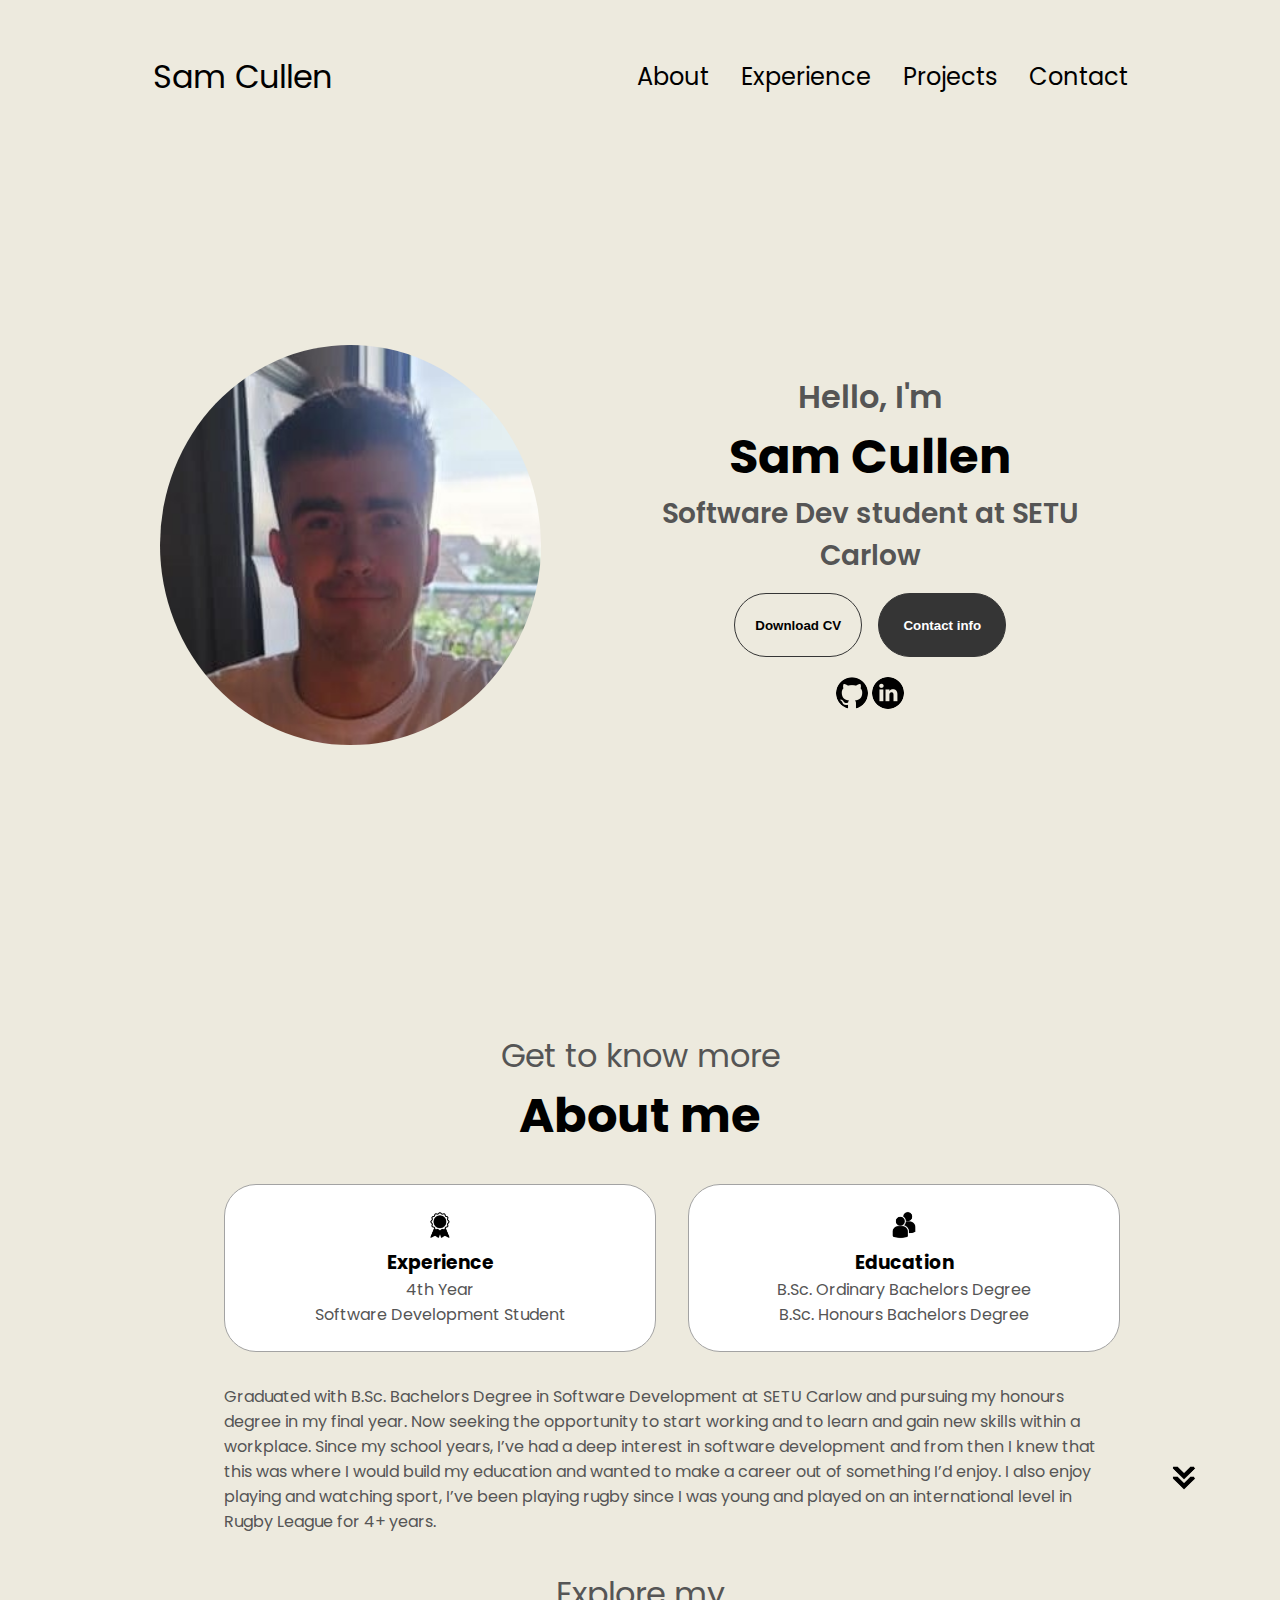
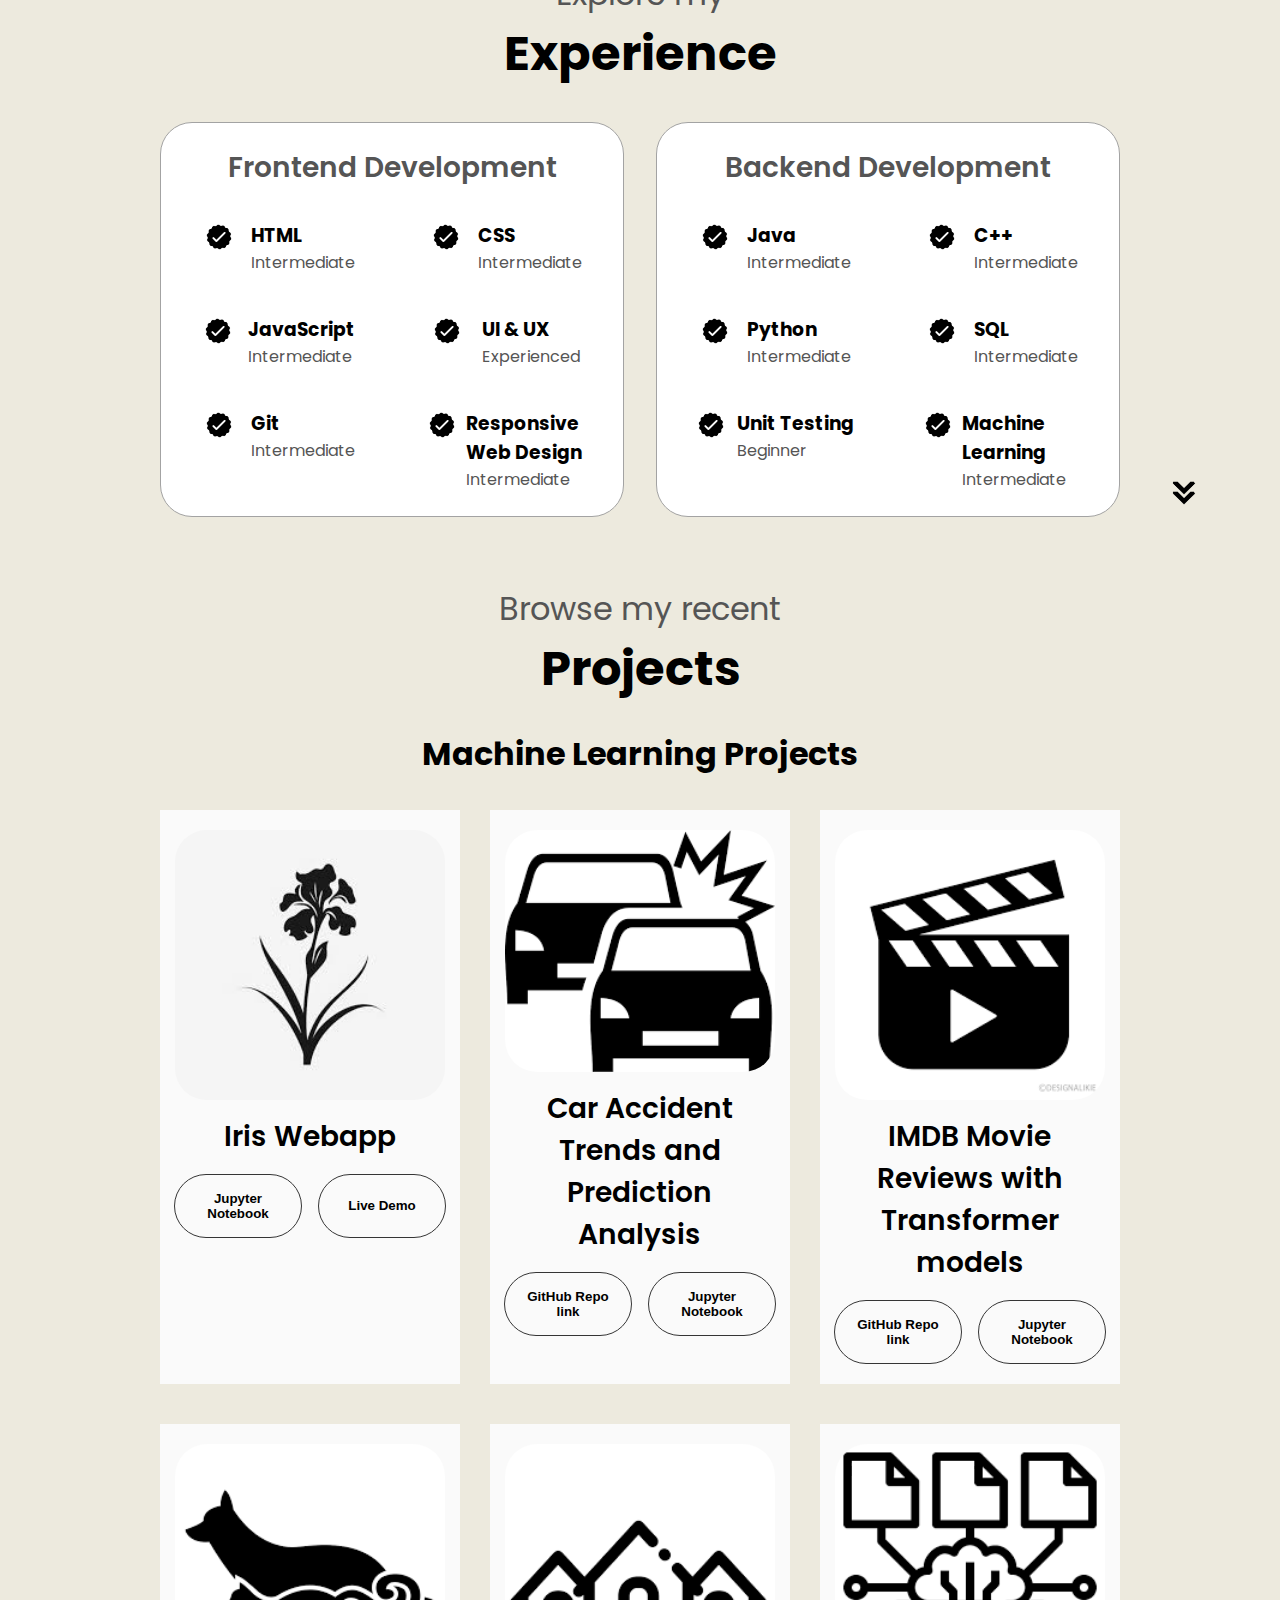
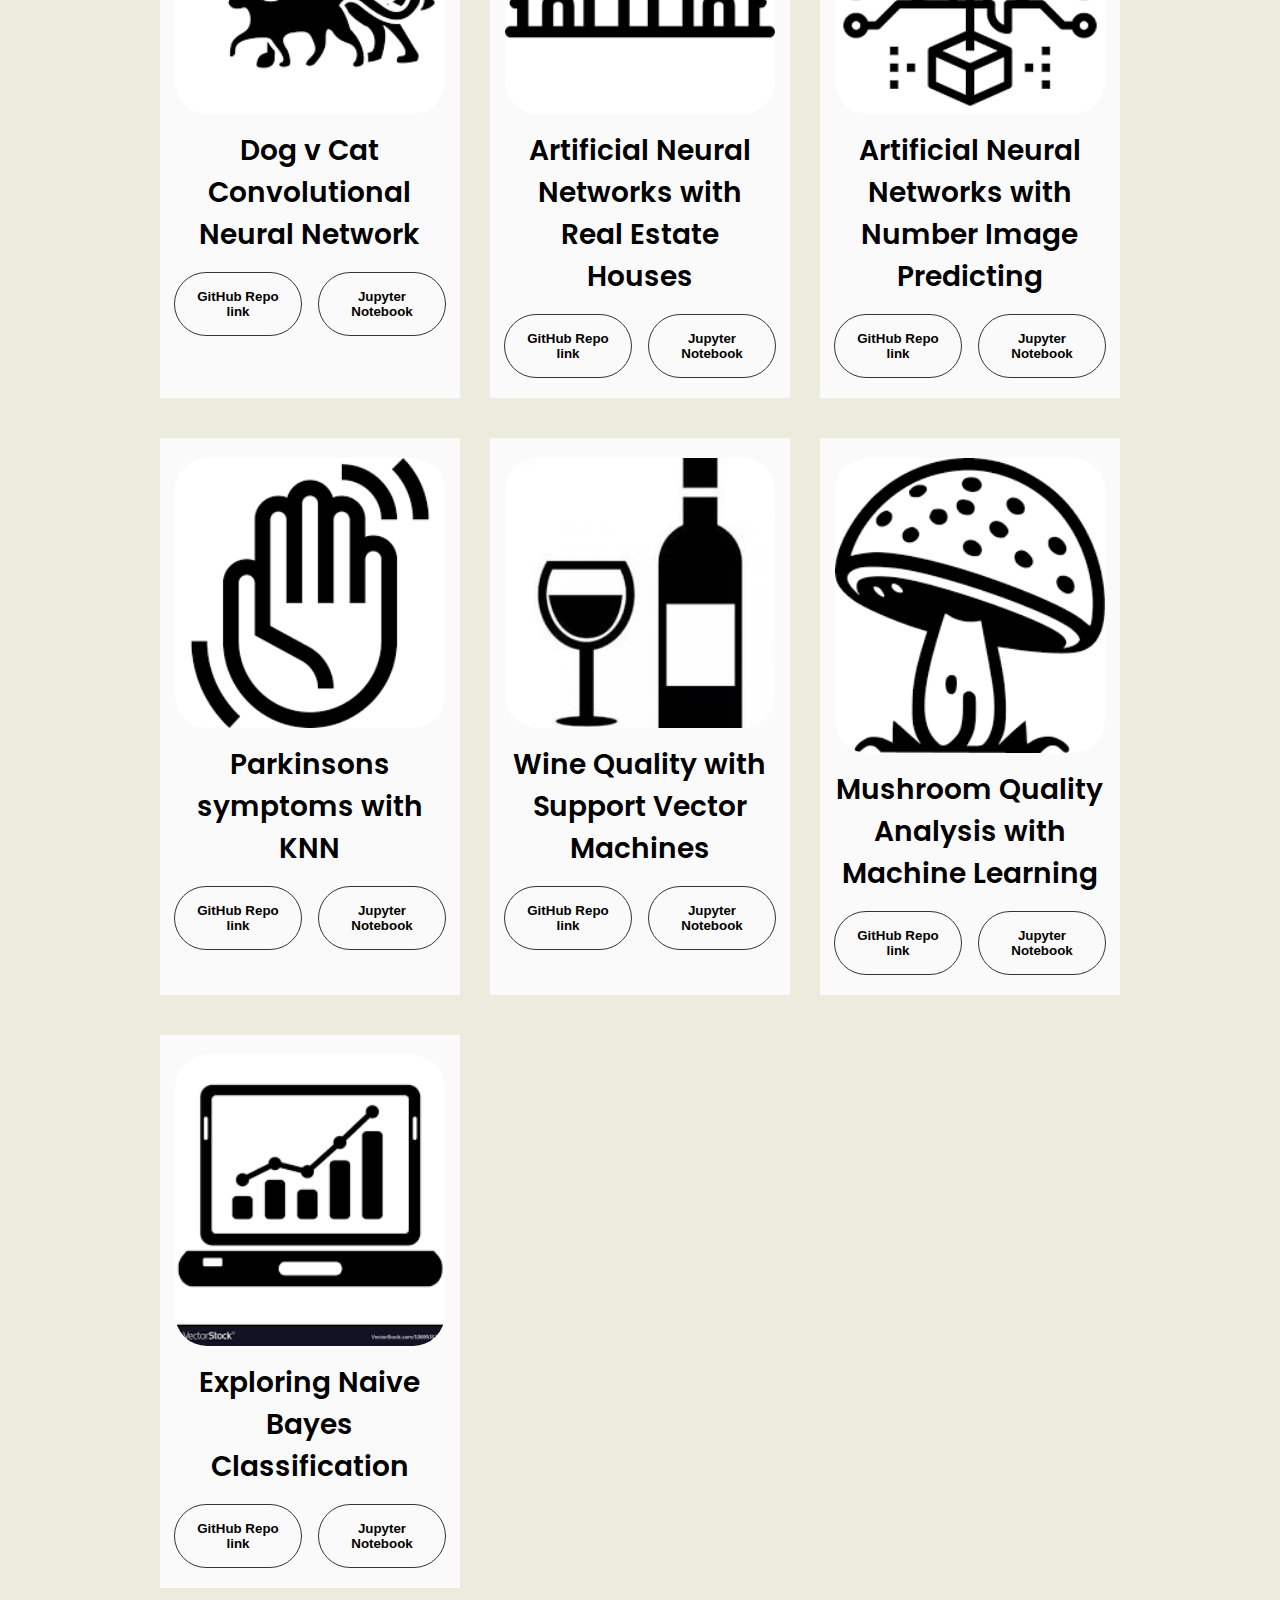
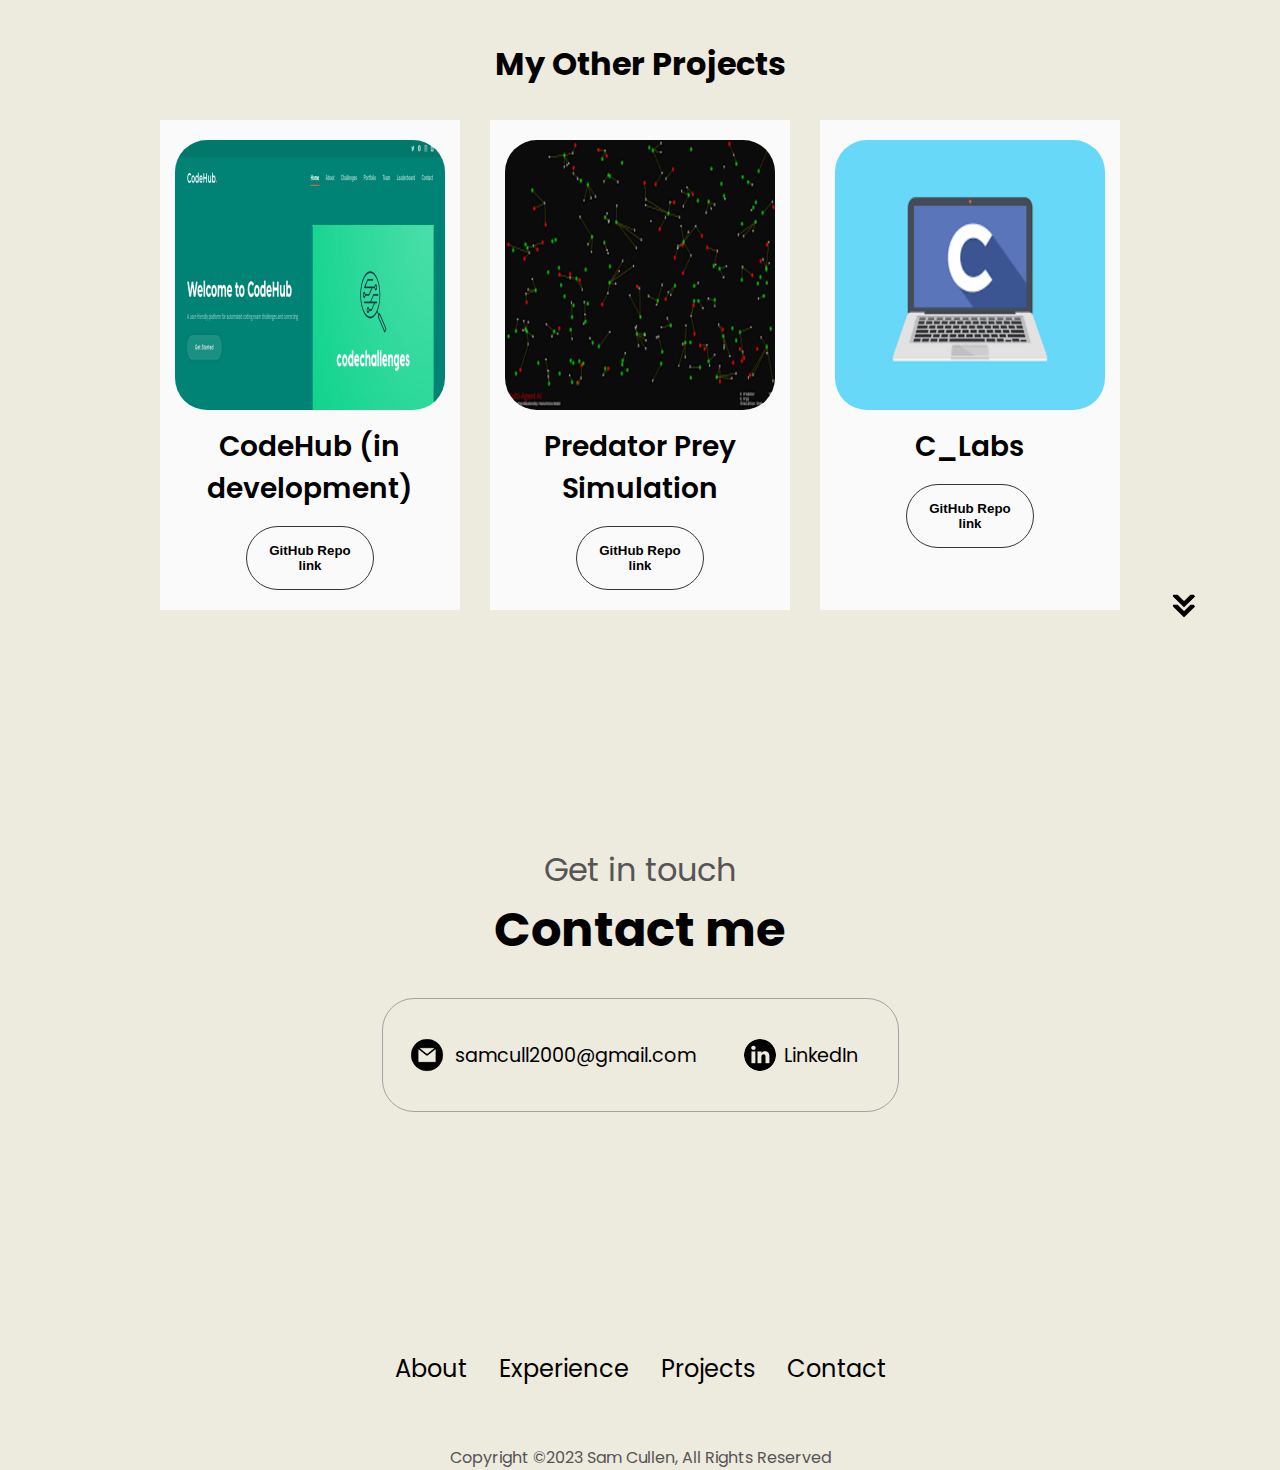
<file: index.html>
<!DOCTYPE html>
<html lang="en">

<head>
  <meta charset="UTF-8" />
  <meta name="viewport" content="width=device-width, initial-scale=1.0" />
  <title>My Portfolio</title>
  <link rel="stylesheet" href="style.css" />
  <link rel="stylesheet" href="mediaQ.css" />
</head>
<body>
  <nav id="desktop-nav">
    <div class="logo">Sam Cullen</div>
    <div>
      <ul class="nav-links">
        <li><a href="#about">About</a></li>
        <!-- link to about page -->
        <li><a href="#experience">Experience</a></li>
        <!-- link to about page -->
        <li><a href="#projects">Projects</a></li>
        <!-- link to about page -->
        <li><a href="#contact">Contact</a></li>
        <!-- link to about page -->
      </ul>
    </div>
  </nav>
  <!-- Nav links for hamburger -->
  <nav id="hamburger-nav">
    <div class="logo">Sam Cullen</div>
    <div class="hamburger-menu">
      <div class="hamburger-icon" onclick="toggleMenu()">
        <span></span>
        <span></span>
        <span></span>
      </div>
      <div class="menu-links">
        <li>
          <!-- link to about page -->
          <a href="#about" onclick="toggleMenu()">About</a>
        </li>
        <!-- link to experience page-->
        <li><a href="#experience" onclick="toggleMenu()">Experience</a></li>
        <!-- link to projects page -->
        <li><a href="#projects" onclick="toggleMenu()">Projects</a></li>
        <!-- link to contact page-->
        <li><a href="#contact" onclick="toggleMenu()">Contact</a></li>
      </div>
    </div>
  </nav>

  <!-- First page -->
  <section id="profile"><!-- Open here for Profile-->
    <div class="section__pic-container">
       <img src="./assets/me.jpg" alt="Sam Cullen picture" /> 
    </div>
    <div class="section__text">
      <p class="section__text__p1">Hello, I'm</p>
      <h1 class="title">Sam Cullen</h1>
      <p class="section__text__p2">Software Dev student at SETU Carlow</p>

      <!-- LinkedIn & GitHub buttons-->
      <div class="btn-container">
        <button class="btn btn-color-2" onclick="window.open('./assets/SamCullenCV.pdf')">
          Download CV
        </button>
        <button class="btn btn-color-1" onclick="location.href='./#contact'">
          Contact info
        </button>
      </div>
      <div id="socials=container">
        <img src="./assets/github.png" alt="My Github Profile" class="icon"
          onclick="location.href='https://github.com/SamCull'" />
        <img src="./assets/linkedin.png" alt="My Linkedin Profile" class="icon"
          onclick="location.href='https://www.linkedin.com/in/sam-cullen-489a46221/'" />
      </div>
    </div>
    
    
  </section>

  <!-- Second page -->
  <section id="about"><!-- Open here for About-->
    <p class="section__text__p1">Get to know more</p>
    <h1 class="title">About me</h1>
    <div class="section-container">
      <div class="section_pic-container">
        <!-- <img src="./assets/me0.jpg" alt="Profile picture" class="about-pic" /> -->
      </div>
      <div class="about_details_container">
        <div class="about-containers">
          <div class="details-containers">
            <img src="./assets/experience.png" alt="experience-icon" class="icon" />
            <h3>Experience</h3>
            <p>
              4th Year <br />
              Software Development Student
            </p>
          </div>
          <div class="details-containers">
            <img src="./assets/education.png" alt="education-icon" class="icon" />
            <h3>Education</h3>
            <p>
              B.Sc. Ordinary Bachelors Degree <br />
              B.Sc. Honours Bachelors Degree
            </p>
          </div>
        </div>
        <div class="text-container">
          <p>
            Graduated with B.Sc. Bachelors Degree in Software Development at
            SETU Carlow and pursuing my honours degree in my final year. Now
            seeking the opportunity to start working and to learn and gain new
            skills within a workplace. Since my school years, I’ve had a deep
            interest in software development and from then I knew that this
            was where I would build my education and wanted to make a career
            out of something I’d enjoy. I also enjoy playing and watching
            sport, I’ve been playing rugby since I was young and played on an
            international level in Rugby League for 4+ years.
          </p>
        </div>
      </div>
    </div>
    <img src="./assets/arrow.png" alt="Arrow icon" class="icon arrow" onclick="location.href='./#experience'" />
  </section>

  <!-- Third page -->
  <section id="experience"> <!-- Open here for Experience -->
    <!-- Creating tables including Front/Back end skills -->
    <p class="section__text__p1"> Explore my</p>
    <h1 class="title">Experience</h1>
    <div class="experience-details-container">
      <div class="about-containers">
        <div class="details-containers">
          <!-- Frontend info -->
          <h2 class="experience-sub-title"> Frontend Development</h2>
          <div class="article-container">
            <article>
              <img src="./assets/checkmark.png" alt="Experience icon" class="icon" />
              <div>
                <h3>HTML</h3>
                <p>Intermediate</p>
              </div>
            </article>
            <article>

              <img src="./assets/checkmark.png" alt="Experience icon" class="icon">
              <div>
                <h3>CSS</h3>
                <p>Intermediate</p>
              </div>
            </article>
            <article>
              <img src="./assets/checkmark.png" alt="Experience icon" class="icon">
              <div>
                <h3>JavaScript </h3>
                <p>Intermediate</p>
              </div>
            </article>
            <article>
              <img src="./assets/checkmark.png" alt="Experience icon" class="icon">
              <div>
                <h3>UI & UX</h3>
                <p>Experienced</p>
              </div>
            </article>
            <article>
              <img src="./assets/checkmark.png" alt="Experience icon" class="icon">
              <div>
                <h3>Git</h3>
                <p>Intermediate</p>
              </div>
            </article>
            <article>
              <img src="./assets/checkmark.png" alt="Experience icon" class="icon">
              <div>
                <h3>Responsive Web Design</h3>
                <p>Intermediate</p>
              </div>
            </article>
          </div>
        </div>
        <div class="details-containers">
          <!-- Backend info -->
          <h2 class="experience-sub-title"> Backend Development</h2>
          <div class="article-container">
            <article>
              <img src="./assets/checkmark.png" alt="Experience icon" class="icon" />
              <div>
                <h3>Java</h3>
                <p>Intermediate</p>
              </div>
            </article>
            <article>

              <img src="./assets/checkmark.png" alt="Experience icon" class="icon">
              <div>
                <h3>C++</h3>
                <p>Intermediate</p>
              </div>
            </article>
            <article>
              <img src="./assets/checkmark.png" alt="Experience icon" class="icon">
              <div>
                <h3>Python</h3>
                <p>Intermediate</p>
              </div>
            </article>
            <article>
              <img src="./assets/checkmark.png" alt="Experience icon" class="icon">
              <div>
                <h3>SQL</h3>
                <p>Intermediate</p>
              </div>
            </article>
            <article>
              <img src="./assets/checkmark.png" alt="Experience icon" class="icon">
              <div>
                <h3>Unit Testing</h3>
                <p>Beginner</p>
              </div>
            </article>
            <article>
              <img src="./assets/checkmark.png" alt="Experience icon" class="icon">
              <div>
                <h3>Machine Learning</h3>
                <p>Intermediate</p>
              </div>
            </article>
          </div>
        </div>
      </div>
    </div>
    <img src="./assets/arrow.png" alt="Arrow icon" class="icon arrow" onclick="location.href='./#projects'" />
  </section>

  <!-- Fourth page -->
  <section id="projects"> <!-- Open here for Projects -->
    <p class="section__text__p1">Browse my recent</p>
    <h1 class="title">Projects</h1> <br>
    <h2 class="project-type">Machine Learning Projects</h2>

    <div class="experience-details-container">
      <div class="about-containers">
        <!-- Copy and paste this div to add more projects -->
        <div class="details-container color-container">
          <div class="article-container">
            <img src="./assets/iris1.jpg" alt="Project 1" class="project-img">
          </div>
          <h2 class="experience-sub-title project-title">Iris Webapp</h2>
          <div class="btn-container">
            <button class="btn btn-color-2 project-btn" onclick="window.open('https://github.com/SamCull/DataScience/blob/main/Notebooks/Iris%20Webapp.ipynb', '_blank')">
              Jupyter Notebook  
              </button>
              <button class="btn btn-color-2 project-btn" onclick="window.open('irisdemo.html')">
                Live Demo
              </button>
          </div>
        </div> <!-- to here -->

        <div class="details-container color-container">
          <div class="article-container">
            <img src="./assets/cars.jpg" alt="Project 2" class="project-img">
          </div>
          <h2 class="experience-sub-title project-title">Car Accident Trends and Prediction Analysis</h2>
          <div class="btn-container">
            <button class="btn btn-color-2 project-btn" onclick="window.open('https://github.com/SamCull/DataScience/blob/main/Notebooks', '_blank')">
              GitHub Repo link
            </button>
            <button class="btn btn-color-2 project-btn" onclick="window.open('https://github.com/SamCull/DataScience/blob/main/carAccidentData.ipynb', '_blank')">
            Jupyter Notebook
            </button>
          </div>
        </div> <!-- to here -->

        <div class="details-container color-container">
          <div class="article-container">
            <img src="./assets/cinema.jpg" alt="Project 2" class="project-img">
          </div>
          <h2 class="experience-sub-title project-title">IMDB Movie Reviews with Transformer models</h2>
          <div class="btn-container">
            <button class="btn btn-color-2 project-btn" onclick="window.open('https://github.com/SamCull/DataScience/blob/main/Notebooks', '_blank')">
              GitHub Repo link
            </button>
            <button class="btn btn-color-2 project-btn" onclick="window.open('https://github.com/SamCull/DataScience/blob/main/Notebooks/IMDB_Transformer.ipynb', '_blank')">
            Jupyter Notebook
            </button>
          </div>
        </div> <!-- to here -->

        <div class="details-container color-container">
          <div class="article-container">
            <img src="./assets/animals.jpg" alt="Project 2" class="project-img">
          </div>
          <h2 class="experience-sub-title project-title">Dog v Cat Convolutional Neural Network</h2>
          <div class="btn-container">
            <button class="btn btn-color-2 project-btn" onclick="window.open('https://github.com/SamCull/DataScience/blob/main/Notebooks', '_blank')">
              GitHub Repo link
            </button>
            <button class="btn btn-color-2 project-btn" onclick="window.open('https://github.com/SamCull/DataScience/blob/main/Notebooks/DogsCatsCNN.ipynb', '_blank')">
            Jupyter Notebook
            </button>
          </div>
        </div> <!-- to here -->

        <div class="details-container color-container">
          <div class="article-container">
            <img src="./assets/house.jpg" alt="Project 3" class="project-img">
          </div>
          <h2 class="experience-sub-title project-title">Artificial Neural Networks with Real Estate Houses</h2>
          <div class="btn-container">
            <button class="btn btn-color-2 project-btn" onclick="window.open('https://github.com/SamCull/DataScience/blob/main/Notebooks', '_blank')">
              GitHub Repo link
            </button>
            <button class="btn btn-color-2 project-btn" onclick="window.open('https://github.com/SamCull/DataScience/blob/main/Notebooks/NeuralNetwork1.ipynb', '_blank')">
            Jupyter Notebook
            </button>
          </div>
        </div> <!-- to here -->

        <div class="details-container color-container">
          <div class="article-container">
            <img src="./assets/numbers.jpg" alt="Project 4" class="project-img">
          </div>
          <h2 class="experience-sub-title project-title">Artificial Neural Networks with Number Image Predicting</h2>
          <div class="btn-container">
            <button class="btn btn-color-2 project-btn" onclick="window.open('https://github.com/SamCull/DataScience/blob/main/Notebooks', '_blank')">
              GitHub Repo link
            </button>
            <button class="btn btn-color-2 project-btn" onclick="window.open('https://github.com/SamCull/DataScience/blob/main/Notebooks/NeuralNetwork2.ipynb', '_blank')">
            Jupyter Notebook
            </button>
          </div>
        </div> <!-- to here -->

        <div class="details-container color-container">
          <div class="article-container">
            <img src="./assets/parkinsons.jpg" alt="Project 5" class="project-img">
          </div>
          <h2 class="experience-sub-title project-title">Parkinsons symptoms with KNN</h2>
          <div class="btn-container">
            <button class="btn btn-color-2 project-btn" onclick="window.open('https://github.com/SamCull/DataScience/blob/main/Notebooks', '_blank')">
              GitHub Repo link
            </button>
            <button class="btn btn-color-2 project-btn" onclick="window.open('https://github.com/SamCull/DataScience/blob/main/Notebooks/kNearestNeighbour.ipynb', '_blank')">
            Jupyter Notebook
            </button>
          </div>
        </div> <!-- to here -->

        <div class="details-container color-container">
          <div class="article-container">
            <img src="./assets/wine.jpg" alt="Project 6" class="project-img">
          </div>
          <h2 class="experience-sub-title project-title">Wine Quality with Support Vector Machines</h2>
          <div class="btn-container">
            <button class="btn btn-color-2 project-btn" onclick="window.open('https://github.com/SamCull/DataScience/blob/main/Notebooks', '_blank')">
              GitHub Repo link
            </button>
            <button class="btn btn-color-2 project-btn" onclick="window.open('https://github.com/SamCull/DataScience/blob/main/Notebooks/Support-Vector-Machines.ipynb', '_blank')">
            Jupyter Notebook
            </button>
          </div>
        </div> <!-- to here -->

        <div class="details-container color-container">
          <div class="article-container">
            <img src="./assets/mushroom.jpg" alt="Project 6" class="project-img">
          </div>
          <h2 class="experience-sub-title project-title">Mushroom Quality Analysis with Machine Learning</h2>
          <div class="btn-container">
            <button class="btn btn-color-2 project-btn" onclick="window.open('https://github.com/SamCull/DataScience/blob/main/Notebooks', '_blank')">
              GitHub Repo link
            </button>
            <button class="btn btn-color-2 project-btn" onclick="window.open('https://github.com/SamCull/DataScience/blob/main/Notebooks/Mushroom_quality.ipynb', '_blank')">
            Jupyter Notebook
            </button>
          </div>
        </div> <!-- to here -->

        <div class="details-container color-container">
          <div class="article-container">
            <img src="./assets/naive.jpg" alt="Project 7" class="project-img">
          </div>
          <h2 class="experience-sub-title project-title">Exploring Naive Bayes Classification</h2>
          <div class="btn-container">
            <button class="btn btn-color-2 project-btn" onclick="window.open('https://github.com/SamCull/DataScience/blob/main/Notebooks', '_blank')">
              GitHub Repo link
            </button>
            <button class="btn btn-color-2 project-btn" onclick="window.open('https://github.com/SamCull/DataScience/blob/main/Notebooks/Naive-Bayes.ipynb', '_blank')">
            Jupyter Notebook
            </button>
          </div>
        </div> <!-- to here -->
      </div>  <!-- Project secition closing div -->


      <h2 class="project-type">My Other Projects</h2>
      <div class="about-containers">
        <!-- Copy and paste this div to add more projects -->
        <div class="details-container color-container">
          <div class="article-container">
            <img src="./assets/codehub.png" alt="Project 1" class="project-img">
          </div>
          <h2 class="experience-sub-title project-title">CodeHub (in development)</h2>
          <div class="btn-container">
            <button class="btn btn-color-2 project-btn" onclick="window.open('https://github.com/SamCull/CodeHub', '_blank')">
              GitHub Repo link
            </button>
          </div>
        </div> <!-- to here -->

        <div class="details-container color-container">
          <div class="article-container">
            <img src="./assets/predatorprey.jpg" alt="Project 2" class="project-img">
          </div>
          <h2 class="experience-sub-title project-title">Predator Prey Simulation</h2>
          <div class="btn-container">
            <button class="btn btn-color-2 project-btn" onclick="window.open('https://github.com/SamCull/Wa-tor', '_blank')">
              GitHub Repo link
            </button>
          </div>
        </div> <!-- to here -->
        <div class="details-container color-container">
          <div class="article-container">
            <img src="./assets/c.png" alt="Project 2" class="project-img">
          </div>
          <h2 class="experience-sub-title project-title">C_Labs</h2>
          <div class="btn-container">
            <button class="btn btn-color-2 project-btn" onclick="window.open('https://github.com/SamCull/C_Labs', '_blank')">
              GitHub Repo link
            </button>
          </div>
        </div> <!-- to here -->
      </div>
      </div>
      
      


    </div>
    <img src="./assets/arrow.png" alt="Arrow icon" class="icon arrow" onclick="location.href='./#contact'" />
  </section>

  <!-- Fifth page -->
  <section id="contact"> <!-- Open here for Contact-->
    <p class="section__text__p1"> Get in touch</p>
    <h1 class="title">Contact me </h1>
    <div class="contact-info-upper-container">
      <div class="contact-info-container">
        <img src="./assets/email.png" alt="Email icon" class="icon contact-icon email-icon" />
        <p><a href="mailto:examplemail@gmail.com"> samcull2000@gmail.com</a></p>
      </div>
      <div class="contact-info-container">
        <div class="contact-info-container">
          <img src="./assets/linkedin.png" alt="LinkedIn icon" class="icon contact-icon" />
          <p><a href="https://www.linkedin.com/in/sam-cullen-489a46221/" target="_blank">LinkedIn</a></p>
        </div>
      </div>
    </div>

  </section>

  <!-- Footer -->
  <footer>
    <nav>
      <div class="nav-links-container">
        <ul class="nav-links">
          <li><a href="#about">About</a></li>
          <!-- link to about page -->
          <li><a href="#experience">Experience</a></li>
          <!-- link to about page -->
          <li><a href="#projects">Projects</a></li>
          <!-- link to about page -->
          <li><a href="#contact">Contact</a></li>
          <!-- link to about page -->
        </ul>
      </div>
    </nav>
    <p>Copyright &#169;2023 Sam Cullen, All Rights Reserved</p>
  </footer>
  <script src="script.js"></script>
</body>

</html>
</file>
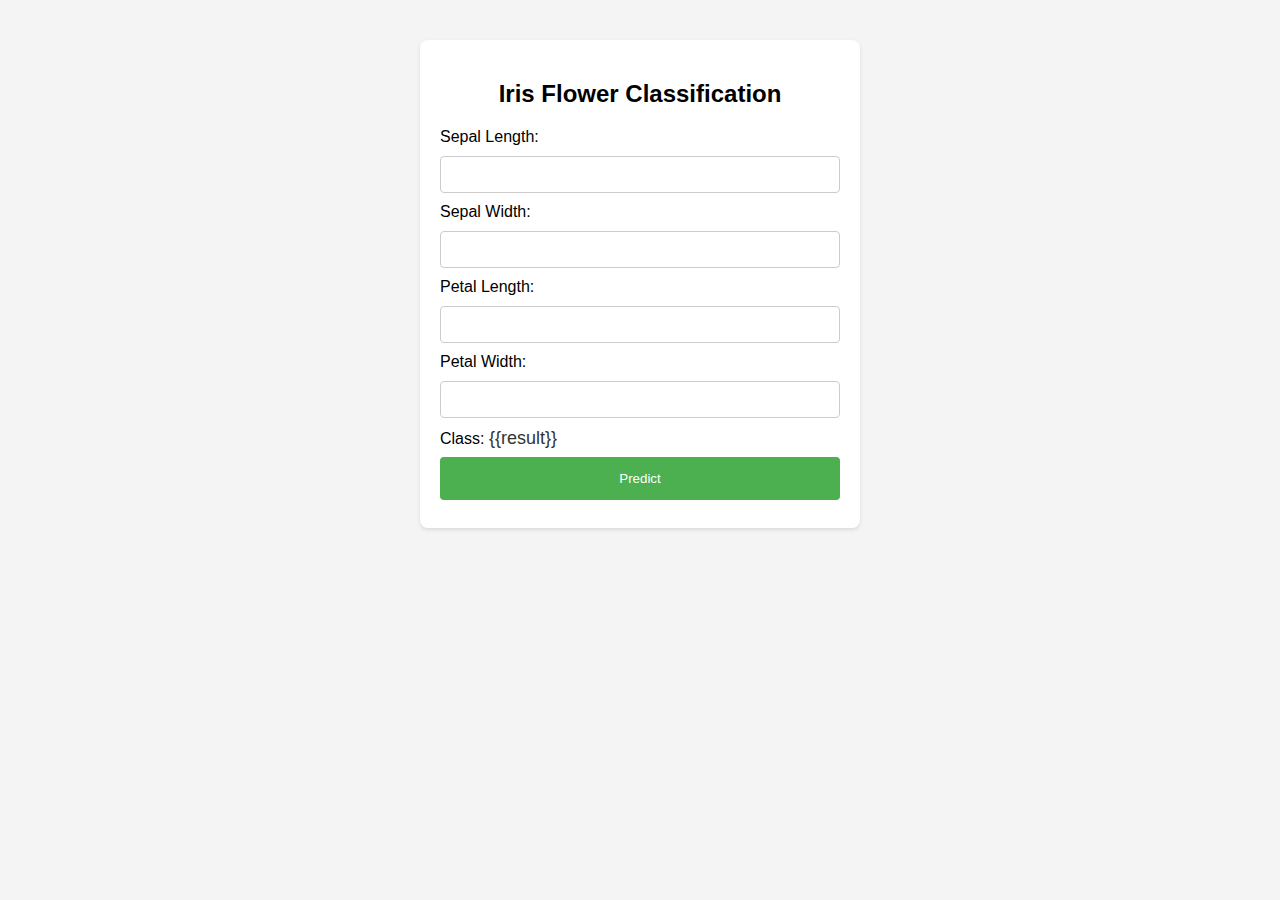
<file: Webapp/templates/index.html>
<!DOCTYPE html>
<html>
<head>
    <style>
        body {
            font-family: Arial, sans-serif;
            background-color: #f4f4f4;
            margin: 20px;
            padding: 20px;
        }
        form {
            background-color: #ffffff;
            padding: 20px;
            border-radius: 8px;
            box-shadow: 0 2px 4px rgba(0,0,0,0.1);
            max-width: 400px;
            margin: 0 auto;
        }
        form h2 {
            text-align: center;
        }
        input[type="text"] {
            width: 100%;
            padding: 10px;
            margin: 10px 0;
            border-radius: 4px;
            border: 1px solid #ccc;
            box-sizing: border-box; /* Added to include padding in input's total width */
        }
        input[type="submit"] {
            width: 100%;
            background-color: #4CAF50;
            color: white;
            padding: 14px 20px;
            margin: 8px 0;
            border: none;
            border-radius: 4px;
            cursor: pointer;
        }
        input[type="submit"]:hover {
            background-color: #45a049;
        }
        .result {
            font-size: 18px;
            color: #333;
            margin: 10px 0;
        }
    </style>
</head>
<body>
    <form action="/predict" method="POST">
        <h2>Iris Flower Classification</h2>
        Sepal Length: <input type="text" name="sepal_length"><br>
        Sepal Width: <input type="text" name="sepal_width"><br>
        Petal Length: <input type="text" name="petal_length"><br>
        Petal Width: <input type="text" name="petal_width"><br>
        Class: <span class="result">{{result}}</span> <br>
        <input type="submit" value="Predict">
    </form>
</body>
</html>
</file>
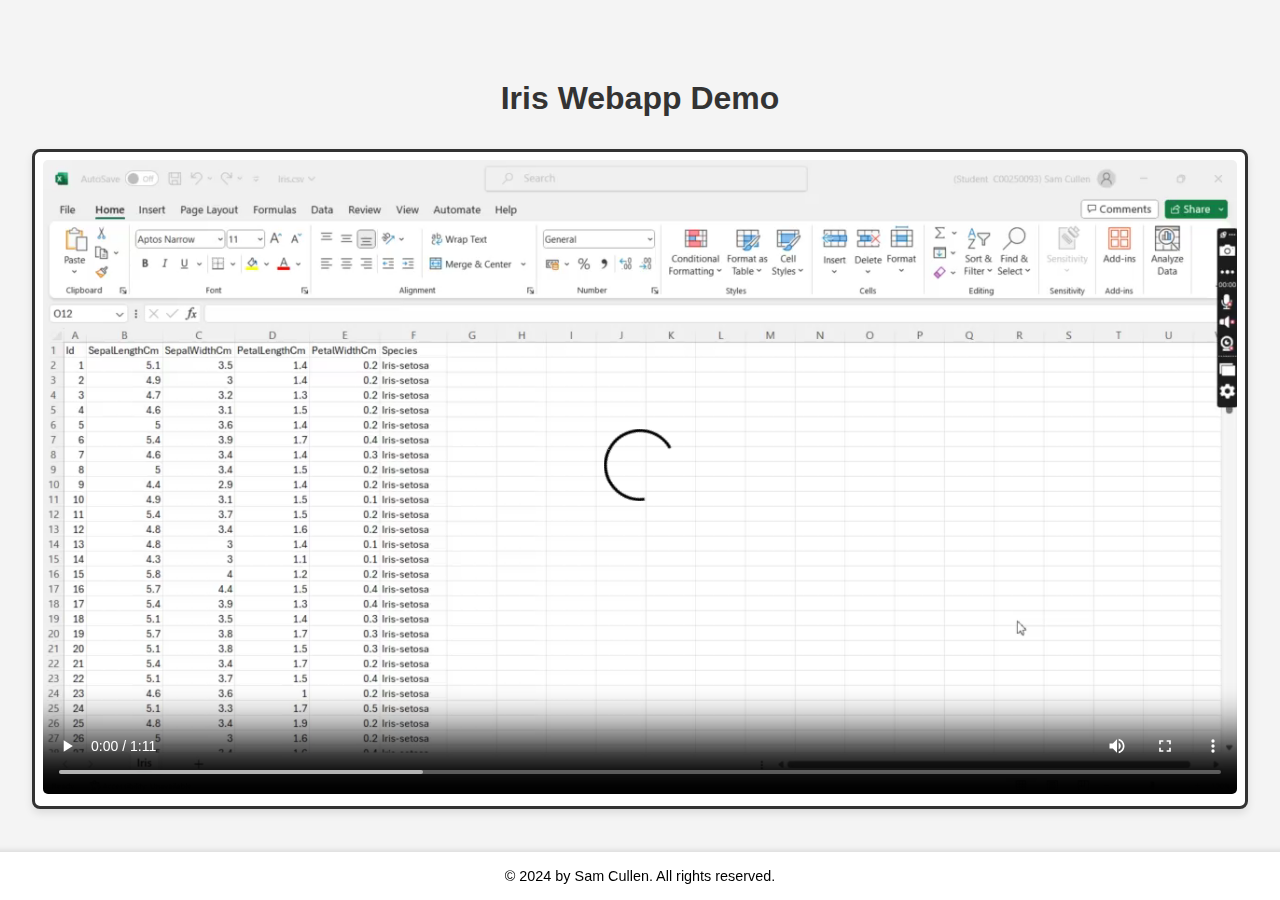
<file: irisdemo.html>
<!DOCTYPE html>
<html lang="en">
<head>
    <meta charset="UTF-8">
    <meta name="viewport" content="width=device-width, initial-scale=1.0">
    <title>Iris Webapp Demo</title>
    <style>
        body {
            font-family: 'Poppins', sans-serif;
            margin: 0;
            padding: 0;
            display: flex;
            justify-content: center;
            align-items: center;
            height: 100vh;
            background-color: #f4f4f4;
        }
        .container {
            text-align: center;
            padding: 2rem;
        }
        h1 {
            color: #333;
            margin-bottom: 2rem;
        }
        .video-container {
            padding: 0.5rem; /* Padding around the video */
            background: #fff; /* Background color for the padding area */
            box-shadow: 0 4px 8px rgba(0,0,0,0.1);
            margin-bottom: 2rem;
            border-radius: 8px;
            overflow: hidden;
            border: 3px solid #333; /* Border around the video box */
        }
        video {
            width: 100%; /* Responsive video width */
            height: auto; /* Maintain aspect ratio */
            border-radius: 5px; /* Slightly rounded corners for the video itself */
        }
        footer {
            position: fixed;
            bottom: 0;
            width: 100%;
            text-align: center;
            padding: 1rem;
            background-color: #fff;
            box-shadow: 0 -2px 5px rgba(0,0,0,0.1);
            font-size: 0.9rem;
        }
    </style>
</head>
<body>

<div class="container">
    <h1>Iris Webapp Demo</h1>
    <div class="video-container">
        <!-- HTML5 Video Player -->
        <video controls>
            <source src="./assets/iris.mp4" type="video/mp4">
            Your browser does not support the video tag.
        </video>
    </div>
</div>

<footer>
    © 2024 by Sam Cullen. All rights reserved.
</footer>

</body>
</html>
</file>
<file: style.css>
/* GENERAL */
@import url("https://fonts.googleapis.com/css2?family=Poppins:wght@300;400;500;600&display=swap");

* {
  margin: 0;
  padding: 0;
}

body {
  /* Font of page */
  font-family: "Poppins", sans-serif;
  background-color: #EDEADE;
}

html {
  scroll-behavior: smooth;
}

p {
  color: rgb(85, 85, 85);
}

img {
  max-width: 100%;
  height: auto;
  border-radius: 50%;  
}

/* Transitions */
a,
.btn {
  transition: all 300ms ease;
  margin-bottom: 20px;
}

/* Desktop nav */
nav,
.nav-links {
  display: flex;
}

nav {
  justify-content: space-around;
  align-items: center;
  height: 17vh;
  /*match screen height*/
}

.nav-links {
  /* Gap between menu options */
  gap: 2rem;
  list-style: none;
  font-size: 1.5rem;
}

a {
  /* Nav color */
  color: black;
  text-decoration: none;
  text-decoration-color: white;
}

a:hover {
  /*line under topics*/
  color: grey;
  text-decoration: underline;
  text-underline-offset: 1rem;
  text-decoration-color: 181, 181, 181;
}

.logo {
  font-size: 2rem;
}

.logo:hover {
  cursor: default;
}

/* Hamburger menu */
/* Fixing hamburger to suit screen, shorten to 
hamburger depending on screen size */
#hamburger-nav {
  display: none;
}

.hamburger-menu {
  position: relative;
  display: inline-block;
}

.hamburger-icon {
  display: flex;
  flex-direction: column;
  justify-content: space-between;
  height: 24px;
  width: 30px;
  cursor: pointer;
}

.hamburger-icon span {
  /*hamburger icon details*/
  width: 100%;
  height: 2px;
  background-color: black;
  transition: 0.3 ease-in-out;
}

.menu-links {
  /* Backround of words in hamburger */
  position: absolute;
  top: 100%;
  right: 0;
  background-color: white;
  width: fit-content;
  max-height: 0;
  overflow: hidden;
  transition: all 0.3 ease-in-out;
}

.menu-links a {
  /* Words in hamburger */
  display: block;
  padding: 10px;
  text-align: center;
  font-size: 1.5rem;
  color: black;
  text-decoration: none;
  transition: all 0.3 ease-in-out;
}

.menu-links li {
  list-style: none;
}

/* linked to JS */
.menu-links.open {
  max-height: 300px;
}

.hamburger-icon.open span:first-child {
  transform: rotate(45deg) translate(10px, 5px);
}

.hamburger-icon.open span:nth-child(2) {
  opacity: 0;
}

.hamburger-icon.open span:last-child {
  transform: rotate(-45deg) translate(10px, -5px);
}

.hamburger-icon span:first-child {
  transform: none;
}

.hamburger-icon span:first-child {
  opacity: 1;
}

.hamburger-icon span:first-child {
  transform: none;
}

/* Sections */
section {
  padding-top: 4vh;
  height: 96vh;
  margin: 0 10rem;
  box-sizing: border-box;
  min-height: fit-content;
}

.section-container {
  display: flex;
}

/* Profile */
#profile {
  /*Main text positioning */
  display: flex;
  justify-content: center;
  gap: 5rem;
  height: auto; /* Adjusted from a fixed height to auto */
  min-height: 80vh; /* Ensure a minimum height, but allow it to grow */
}

.section__pic-container {
  display: flex;
  height: 600px;
  width: 600px;
  margin: auto 0;
}

.section__text {
  /* Gap betw buttons and icons*/
  align-self: center;
  text-align: center;
}

.section__text p {
  /* Software Dev text */
  font-weight: 600;
}

.section__text__p1 {
  /* Hello I'm text */
  text-align: center;
  font-size: 2rem;
}

.section__text__p2 {
  /* Soft dev text */
  font-size: 1.75rem;
  margin-bottom: 1rem;
}

.title {
  /* Sam Cullen text*/
  font-size: 3rem;
  text-align: center;
}

#socials-container {
  display: flex;
  justify-content: center;
  margin-top: 1rem;
  gap: 1rem;
}

/* Icons */
.icon {
  cursor: pointer;
  height: 2rem;
}

/* Buttons */
.btn-container {
  display: flex;
  justify-content: center;
  gap: 1rem;
}

.btn {
  font-weight: 600;
  transition: all 300ms ease;
  padding: 1rem;
  width: 8rem;
  border-radius: 2rem;
}

.btn-color-1,
.btn-color-2 {
  border: rgb(53, 53, 53) 0.1rem solid;
}

.btn-color-1:hover,
.btn-color-2:hover {
  cursor: pointer;
}

.btn-color-1,
.btn-color-2:hover {
  background: rgb(53, 53, 53);
  color: white;
}

.btn-color-1:hover {
  background: rgb(0, 0, 0);
}

.btn-color-2 {
  background: none;
}

.btn-color-2:hover {
  border: rgb(255, 255, 255) 0.1rem solid;
}

.btn-container {
  gap: 1rem;
}

/* Buttons Download CV & Contact info */
.btn-container {
  display: flex;
  justify-content: center;
  gap: 1rem;
}

.btn {
  /* Download CV text */
  font-weight: 600;
  transition: all 300ms ease;
  padding: 1rem;
  width: 8rem;
  height: 4rem;
  border-radius: 2rem;
  color: black;
}

.btn-color-1,
.btn-color-2 {
  /* Download & Contact buttons */
  border: rgb(53, 53, 53) 0.1rem solid;
}

.btn-color-1:hover,
.btn-color-2:hover {
  cursor: pointer;
}

.btn-color-1,
.btn-color-2:hover {
  /* Contact info*/
  background: rgb(53, 53, 53);
  color: white;
}

.btn-color-1:hover {
  background: rgb(0, 0, 0);
}

.btn-color-2 {
  background: none;
}

.btn-color-2:hover {
  border: rgb(255, 255, 255) 0.1rem solid;
}

.btn-container {
  gap: 1rem;
}

/* Page 2 */
/* ABOUT SECTION */

#about {
  position: relative;
}

.about-containers {
  gap: 2rem;
  margin-bottom: 2rem;
  margin-top: 2rem;
}

.about-details-container {
  justify-content: center;
  flex-direction: column;
}

.about-containers,
.about-details-container {
  display: flex;
}

.about-pic {
  margin-top: 3rem;
  border-radius: 50%;
  height: 45vh;
  /* edit in/out */
  width: 220vh;
  /* edit in/out */
  
}

.arrow {
  position: absolute;
  right: -5rem;
  bottom: 2.5rem;
}


.details-containers {
  /* Experience tab in About page*/
  padding: 1.5rem;
  flex: 1;
  background: white;
  border-radius: 2rem;
  border: rgb(53, 53, 53) 0.1rem solid;
  border-color: rgb(163, 163, 163);
  text-align: center;
}

.section-container {
  /*About pic and text */
  gap: 4rem;
  height: 80%;
}

.section__pic-container {
  height: 400px;
  width: 400px;
  margin: auto 0;
}

/* Experience section */
#experience {
  position: relative;
}

.experience-sub-title {
  /* Front/Backend Text */
  color: rgb(85, 85, 85);
  font-weight: 600;
  font-size: 1.75rem;
  margin-bottom: 2rem;
  text-align: center;
}

.experience-details-container {
  display: flex;
  justify-content: center;
  flex-direction: column;
}

.article-container {
  /* Content inside box */
  /* Skills wrap under eachother to fit more */
  display: flex;
  text-align: initial;
  flex-wrap: wrap;
  flex-direction: row;
  gap: 2.5rem;
  justify-content: space-around;
}

article {
  /*Distance between icon and skills */
  display: flex;
  width: 10rem;
  justify-content: space-around;
  gap: 0.5rem;
}

article .icon {
  cursor: default;
}

/* Projects section */
#projects {
  position: relative;
}

.projects-sub-title {
  /* Front/Backend Text */
  color: rgb(85, 85, 85);
  font-weight: 600;
  font-size: 1.75rem;
  margin-bottom: 2rem;
}
#projects .about-containers {
  display: flex;
  flex-wrap: wrap;
  justify-content: space-between; /* This will spread the project cards evenly */
  gap: 20px; /* Adjust the gap to your preference */
}

/* Set the project cards to take up one-third of the container's width */
#projects .details-container {
  flex: 0 0 calc(33.333% - 20px); /* Subtract the gap from the width */
  margin-bottom: 20px; /* This adds space between the rows */
}
section {
  padding-top: 4vh;
  margin: 0 10rem;
  box-sizing: border-box;
  min-height: fit-content; /* This allows the section to grow with the content */
  height: auto; /* New line added */
}

/* For smaller screens, adjust the number of items per row */
@media (max-width: 1024px) {
  #projects .details-container {
    flex: 0 0 calc(50% - 20px); /* For two items per row */
  }
}

@media (max-width: 768px) {
  #projects .details-container {
    flex: 0 0 100%; /* For one item per row */
  }
}

.color-container{
  border-color: rgb(163, 163, 163);
  background: rgb(250, 250, 250);
}
.project-img{
  border-radius: 2rem;
  width: 90%;
  height: 90%;
  margin-top: 20px;
}
.project-title{
margin: 1rem;
color: black;
}
.project.btn{
  color:black;
  border-color: rgb(163, 163, 163);
}

/* Contact section */
#contact {
  display: flex;
  justify-content: center;
  flex-direction: column;
  height: auto; /* Adjusted from a fixed height to auto */
  min-height: 70vh; /* Ensure a minimum height, but allow it to grow */
}
.contact-info-upper-container{
  display: flex;
  justify-content: center;
  border-radius: 2rem;
  border: rgb(53, 53, 53) 0.1rem solid;
  border-color: rgb(163, 163, 163);
  background: (250,250,250);
  margin: 2rem auto;
  padding: 0.5rem;
}
.contact-info-container{
  display: flex;
  align-items: center;
  justify-content: center;
  gap: 0.5rem;
  margin: 1rem;
}
.contact-info-container p{
  font-size: larger;
}
.contact-icon{
  cursor:default;
}
.email-icon{
  height: 2.5rem;
}
/* Footer section */
footer{
  height: 26vg;
  margin: 0 1rem;
}
footer p{
  text-align: center;
}
.portfolio .portfolio-flters {
  padding: 0 0 20px 0;
  margin: 0 auto;
  list-style: none;
  text-align: center;
}

.portfolio .portfolio-flters li {
  cursor: pointer;
  display: inline-block;
  padding: 0;
  font-size: 18px;
  font-weight: 500;
  margin: 0 10px;
  line-height: 1;
  transition: all 0.3s ease-in-out;
}

.portfolio .portfolio-flters li:hover,
.portfolio .portfolio-flters li.filter-active {
  color: var(--color-primary);
}

.portfolio .portfolio-flters li:first-child {
  margin-left: 0;
}

.portfolio .portfolio-flters li:last-child {
  margin-right: 0;
}

@media (max-width: 575px) {
  .portfolio .portfolio-flters li {
    font-size: 14px;
    margin: 0 5px;
  }
}

.portfolio .portfolio-wrap {
  box-shadow: 0px 10px 30px rgba(0, 0, 0, 0.1);
  border-radius: 10px;
  height: 100%;
  overflow: hidden;
}

.portfolio .portfolio-wrap img {
  transition: 0.3s;
  position: relative;
  z-index: 1;
}

.portfolio .portfolio-wrap .portfolio-info {
  padding: 25px 20px;
  background-color: #fff;
  position: relative;
  border-top: 1px solid #f3f3f3;
  z-index: 2;
}

.portfolio .portfolio-wrap .portfolio-info h4 {
  font-size: 18px;
  font-weight: 600;
  padding-right: 50px;
}

.portfolio .portfolio-wrap .portfolio-info h4 a {
  color: var(--color-default);
  transition: 0.3s;
}

.portfolio .portfolio-wrap .portfolio-info h4 a:hover {
  color: var(--color-primary);
}

.portfolio .portfolio-wrap .portfolio-info p {
  color: #6c757d;
  font-size: 14px;
  margin-bottom: 0;
  padding-right: 50px;
}

.portfolio .portfolio-wrap:hover img {
  transform: scale(1.1);
}

/*--------------------------------------------------------------
# Portfolio Details Section
--------------------------------------------------------------*/
.portfolio-details .portfolio-details-slider img {
  width: 100%;
}

.portfolio-details .portfolio-details-slider .swiper-pagination .swiper-pagination-bullet {
  width: 12px;
  height: 12px;
  background-color: rgba(255, 255, 255, 0.7);
  opacity: 1;
}
.project-type {
  text-align: center;
  font-size: 2rem;
}
</file>
<file: mediaQ.css>
@media screen and (max-width:1400px){ /* for mobile/desktop - fixes page to screen */
#profile{
    height: 83vh;
    margin-bottom: 6rem;
}
.about-containers{
    flex-wrap: wrap;
}
}



@media screen and (max-width:1200px){ /* for mobile/desktop - fixes page to screen */
    #desktop-nav{
        display: none;
    }
    #hamburger-nav{
        display: flex;
    }
    #experience, .experience-details-container{
        margin-top: 2rem;
    }
    #profile, .section-container{
        display: block;
    }
    .arrow{
        display: none;
    }
    section, .section-container{
        height: fit-content;
    }
    section{
        margin: 0 5%;
    }
    .section__pic-container{
        width: 275px;
        height: 275px;
        margin: 0 auto 2rem;
    }
    .about-containers{
        margin-top: 0;
    }
}

@media screen and (max-width:1200px){ /* for mobile/desktop - fixes page to screen */
#contact, footer{
    height: 40vh;
}
#profile{
    height: 83vh;
    margin-bottom: 0;
}
article{
    font-size: 1rem;
}
footer nav{
    height: fit-content;
    margin-bottom: 2rem;
}
.about-containers, .contact-info-upper-container, .btn-container{
    flex-wrap: wrap;
}
.contact-info-container{
    margin: 0;
}
.contact-info-container p, .nav-links li a {
    font-size: 1rem;
}
.experience-sub-title{
    font-size: 1.25rem;
}
.logo{
    font-size: 1.5rem;
}
.nav-links{
    flex-direction: column;
    gap:0.5rem;
    text-align: center;
}
.section__pic-container{
    width: auto;
    height: 46vw;
    justify-content: center;
}
.section__text__p2{
    font-size: 1.25rem;
}
.title{
    font-size: 2rem;
}
.text-container{
    text-align: justify;
}
}
</file>
